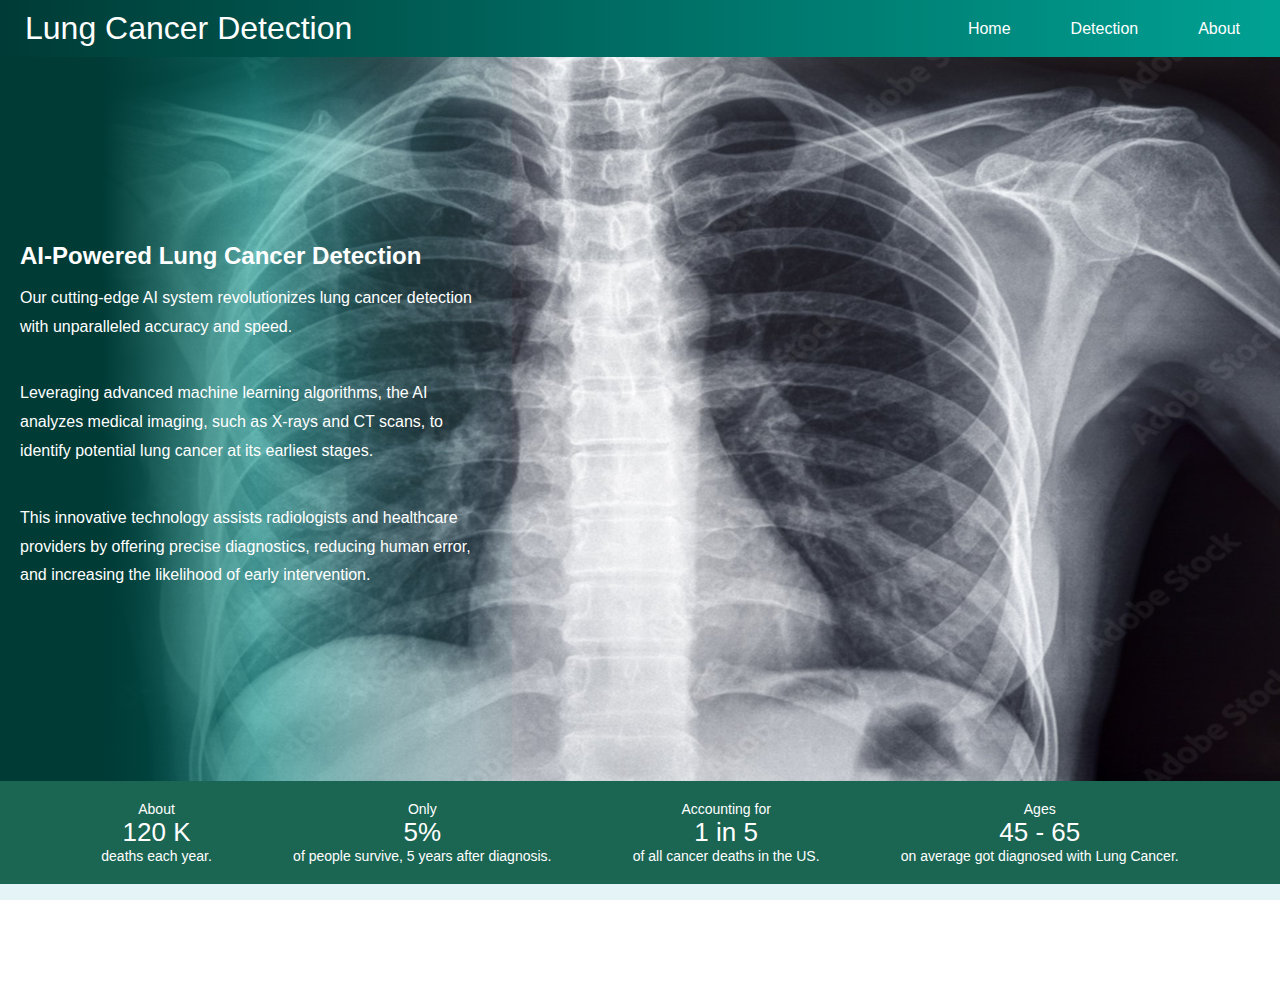
<file: index.html>
<!DOCTYPE html>
<html lang="en">
<head>
    <meta charset="UTF-8">
    <meta name="viewport" content="width=device-width, initial-scale=1.0">
    <link rel="stylesheet" href="HomePage/styles.css">
    <title>Document</title>
</head>
<body>

    <div class = "header-container">
        <div class="header-title">
            <a class="web-name" href="index.html">Lung Cancer Detection</a>
        </div>
        <div class="navbar">
            <ul>
                <li><a href="index.html">Home</a></li>
                <li class="pred"><a href="DetectionPage/index.html">Detection</a></li>
                <li><a href="AboutPage/index.html">About</a></li>
            </ul>
        </div>
    </div>
            
    <div class="contents">
        <div class="left-content">
            <h3>AI-Powered Lung Cancer Detection</h3>
            <p>Our cutting-edge AI system revolutionizes lung cancer detection with unparalleled accuracy and speed.</p>
            <br>
            <p>Leveraging advanced machine learning algorithms, the AI analyzes medical imaging, such as X-rays and CT scans, to identify potential lung cancer at its earliest stages.</p>
            <br>
            <p>This innovative technology assists radiologists and healthcare providers by offering precise diagnostics, reducing human error, and increasing the likelihood of early intervention.</p>
        </div>
    
        <div class="img-container">
            <div class="imgs">
                <img src="Assets/1000_F_197031952_MGjgPGxw58GG6vQvA8xZh2f015WISGPe.jpg">
            </div>
            <div class="imgs">
                <img src="Assets/laboratory-2815641_1920.jpg">
            </div>
            <div class="imgs">
                <img src="Assets/Types Of Lung Surgery.jpeg">
            </div>
        </div>
    </div>
    

    <div class="mid-part">
        <div class="parting">
            About
            <div class="numbers">120 K</div>
            deaths each year.
        </div>
        <div class="parting">
            Only
            <div class="numbers">5%</div>
            of people survive, 5 years after diagnosis.
        </div>
        <div class="parting">
            Accounting for
            <div class="numbers">1 in 5</div>
            of all cancer deaths in the US.
        </div>
        <div class="parting">Ages
            <div class="numbers">45 - 65</div>
            on average got diagnosed with Lung Cancer.
        </div>
    </div>

    <div class="startPredicting">
        <a href="DetectionPage/index.html">&#xab; Start Detection Now &#xbb;</a>
    </div>
    
    <footer class= 'footer'>
        <p>© 2024 Lung Cancer Detection. All Rights Reserved.</p>
    </footer>

    <script src="HomePage/script.js"></script>
</body>
</html>
</file>
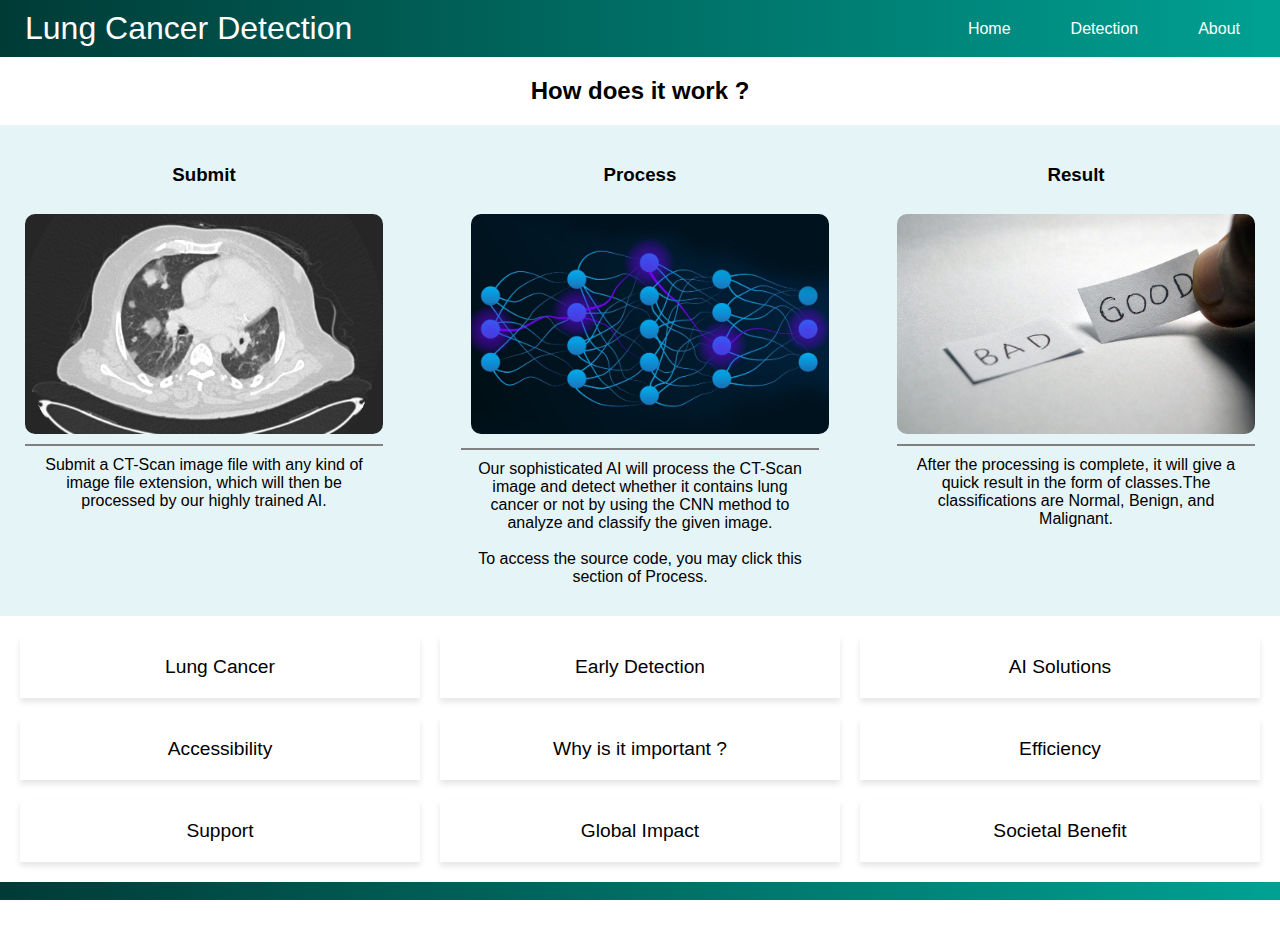
<file: AboutPage/index.html>
<!DOCTYPE html>
<html lang="en">
<head>
    <meta charset="UTF-8">
    <meta name="viewport" content="width=device-width, initial-scale=1.0">
    <link rel="stylesheet" href="styles.css">
    <title>Document</title>
</head>
<body>

    <div class = "header-container">
        <div class="header-title">
            <a class="web-name" href="../index.html">Lung Cancer Detection</a>
        </div>
        <div class="navbar">
            <ul>
                <li><a href="../index.html">Home</a></li>
                <li class="pred"><a href="../DetectionPage/index.html">Detection</a></li>
                <li><a href="AboutPage/index.html">About</a></li>
            </ul>
        </div>
    </div>
    <div class="contents">
        <h2>How does it work ?</h2>
        <div class="instruction">
            
            <div class="ins-1">
                <h3>Submit</h3>
                <img src="../Assets/MalignantCase.jpg">
                <div class="exp">
                    Submit a CT-Scan image file with any kind of image file extension, which will then be processed by our highly trained AI.
                </div>
            </div>
            <div class="ins-2">
                <a href="https://drive.google.com/file/d/1K-LSwrQkR5_WMDgvqmoSbGbcHaQwBn6i/view?usp=sharing">
                    <h3>Process</h3>
                    <img src="../Assets/NN.jpg">
                    <div class="exp">
                        Our sophisticated AI will process the CT-Scan image and detect whether it contains lung cancer or not by using the CNN method to analyze and classify the given image. <br><br>To access the source code, you may click this section of Process.
                    </div>
                </a>
            </div>
            <div class="ins-3">
                <h3>Result</h3>
                <img src="../Assets/bad-good.jpg">
                <div class="exp">
                    After the processing is complete, it will give a quick result in the form of classes.The classifications are Normal, Benign, and Malignant.
                </div>
            </div>
        </div>    
    </div>
    
    <div class="boxes">
        <div class="box-part" data-info="Lung cancer is one of the deadliest cancers globally.">
            Lung Cancer
        </div>
        <div class="box-part" data-info="Early-stage detection increases the likelihood of successful treatment.">
            Early Detection
        </div>
        <div class="box-part" data-info="AI-powered solutions can detect lung cancer earlier.">
            AI Solutions
        </div>
        <div class="box-part" data-info="AI provides scalable and affordable tools for underserved areas.">
            Accessibility
        </div>
        <div class="box-mid" data-info="">
            Why is it important ?
        </div>
        <div class="box-part" data-info="AI models process large data quickly, minimizing human error.">
            Efficiency
        </div>
        <div class="box-part" data-info="Our system supports radiologists, helping them make informed diagnoses.">
            Support
        </div>
        <div class="box-part" data-info="Contributes to global efforts to combat cancer.">
            Global Impact
        </div>
        <div class="box-part" data-info="Directly or indirectly saves lives while reducing healthcare costs.">
            Societal Benefit
        </div>
    </div>
    
    <footer class= 'footer'>
        <p>© 2024 Lung Cancer Detection. All Rights Reserved.</p>
    </footer>
</body>
</html>
</file>
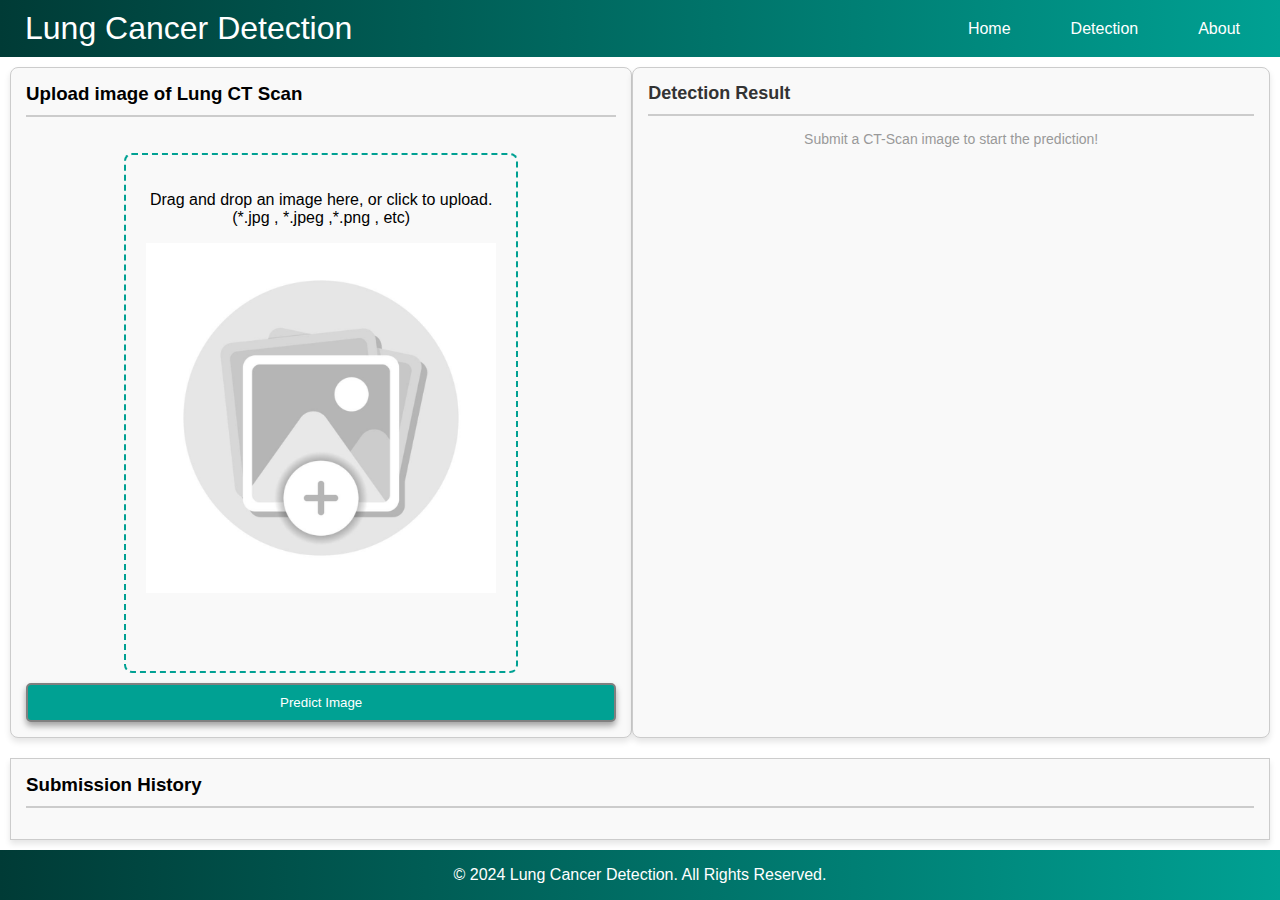
<file: DetectionPage/index.html>
<!DOCTYPE html>
<html lang="en">
<head>
    <meta charset="UTF-8">
    <meta name="viewport" content="width=device-width, initial-scale=1.0">
    <link rel="stylesheet" href="styles.css">
    <title>Document</title>
</head>
<body>

    <div class = "header-container">
        <div class="header-title">
            <a class="web-name" href="../index.html">Lung Cancer Detection</a>
        </div>
        <div class="navbar">
            <ul>
                <li><a href="../index.html">Home</a></li>
                <li class="pred"><a href="DetectionPage/index.html">Detection</a></li>
                <li><a href="../AboutPage/index.html">About</a></li>
            </ul>
        </div>
    </div>
    
    <div class="container">
        <form id="CT-form">
            <h3 >Upload image of Lung CT Scan </h3>
            <br>
            <br>
            <div id="drop-area" class="drop-area">
                <p>Drag and drop an image here, or click to upload. (*.jpg , *.jpeg ,*.png , etc)</p>
                <img id="placeholder-img" src="../Assets/add-image-placeholder.jpg">
                <input id="CT-input" type="file" accept="image/*" hidden>
            </div>
            <div id="validation">
                *Please submit an image before predicting !
            </div>
            <img id ='CT-preview' class ='CT-preview' alt="Image-Preview">
            <div class="btnContainer">
                <button id="change-btn" type="button">Remove Image</button>
                <button id = 'submitBtn' type="submit">Predict Image</button>
            </div>
            
        </form>
        <div class="res">
            <h3>Detection Result</h3>
            <div id="output">
                <p class="default-message">Submit a CT-Scan image to start the prediction!</p>
                <div class="result-container">
                    <!-- Predictions semua disini -->
                    <div id="caption">
                        <!-- caption penjelasan disini -->
                    </div>
                </div>
                
            </div>
        </div>
    </div>
    <div class="history-container">
        <h3>Submission History</h3>
        <ul id="history-list">
            <!-- Submission histories -->
        </ul>
    </div>
    
    <footer class= 'footer'>
        <p>© 2024 Lung Cancer Detection. All Rights Reserved.</p>
    </footer>

    <script src="script.js"></script>
</body>
</html>
</file>
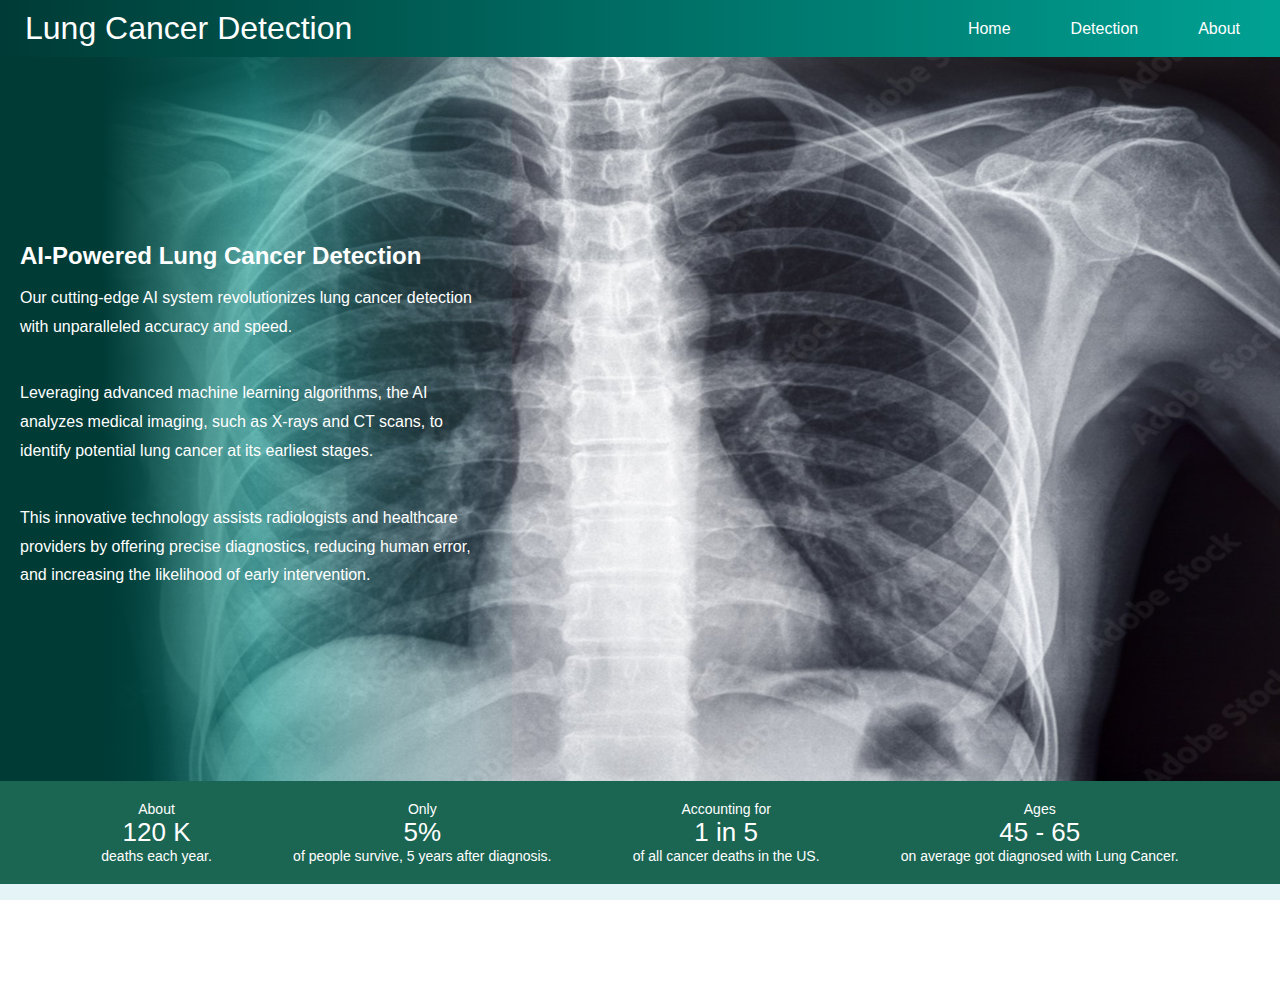
<file: HomePage/index.html>
<!DOCTYPE html>
<html lang="en">
<head>
    <meta charset="UTF-8">
    <meta name="viewport" content="width=device-width, initial-scale=1.0">
    <link rel="stylesheet" href="styles.css">
    <title>Document</title>
</head>
<body>

    <div class = "header-container">
        <div class="header-title">
            <a class="web-name" href="/HomePage/index.html">Lung Cancer Detection</a>
        </div>
        <div class="navbar">
            <ul>
                <li><a href="/HomePage/index.html">Home</a></li>
                <li class="pred"><a href="/DetectionPage/index.html">Detection</a></li>
                <li><a href="/AboutPage/index.html">About</a></li>
            </ul>
        </div>
    </div>
            
    <div class="contents">
        <div class="left-content">
            <h3>AI-Powered Lung Cancer Detection</h3>
            <p>Our cutting-edge AI system revolutionizes lung cancer detection with unparalleled accuracy and speed.</p>
            <br>
            <p>Leveraging advanced machine learning algorithms, the AI analyzes medical imaging, such as X-rays and CT scans, to identify potential lung cancer at its earliest stages.</p>
            <br>
            <p>This innovative technology assists radiologists and healthcare providers by offering precise diagnostics, reducing human error, and increasing the likelihood of early intervention.</p>
        </div>
    
        <div class="img-container">
            <div class="imgs">
                <img src="/Assets/1000_F_197031952_MGjgPGxw58GG6vQvA8xZh2f015WISGPe.jpg">
            </div>
            <div class="imgs">
                <img src="/Assets/laboratory-2815641_1920.jpg">
            </div>
            <div class="imgs">
                <img src="/Assets/Types Of Lung Surgery.jpeg">
            </div>
        </div>
    </div>
    

    <div class="mid-part">
        <div class="parting">
            About
            <div class="numbers">120 K</div>
            deaths each year.
        </div>
        <div class="parting">
            Only
            <div class="numbers">5%</div>
            of people survive, 5 years after diagnosis.
        </div>
        <div class="parting">
            Accounting for
            <div class="numbers">1 in 5</div>
            of all cancer deaths in the US.
        </div>
        <div class="parting">Ages
            <div class="numbers">45 - 65</div>
            on average got diagnosed with Lung Cancer.
        </div>
    </div>

    <div class="startPredicting">
        <a href="/DetectionPage/index.html">&#xab; Start Detection Now &#xbb;</a>
    </div>
    
    <footer class= 'footer'>
        <p>© 2024 Lung Cancer Detection. All Rights Reserved.</p>
    </footer>

    <script src="script.js"></script>
</body>
</html>
</file>
<file: HomePage/styles.css>
html, body {
    margin: 0; 
    padding: 0; 
    height: 100%;
    width: 100%; 
    display: flex;
    flex-direction: column;
    overflow-x: hidden;
    text-align: center;
}

.navbar a {
    text-decoration: none;
    color: white;
    padding: 10px 15px;
    display: inline-block;
    
}

.web-name{
    text-decoration: none;
    color: white;
    display: inline-block;
}


.navbar a:hover {
    background-color: #3aa288;
    color: white;
    transition: all 0.3s ease-in-out;
}

body,p{
    font-family: 'Roboto', sans-serif;
    color: black;
}

h1, h2, h3 {
    font-family: 'Roboto', sans-serif;
    font-weight: bold;
}

.header-container{
    display: flex;
    background: linear-gradient(to right, #003B36, #00A193);
    height: fit-content;
    flex-direction: row;
}

.header-title{
    display: flex;
    color: white;
    font-size: 32px;
    align-items: center;
    margin: 10px 10px 10px 25px;
    width: 100%;
}

.navbar{
    display: flex;
    flex-direction: row;
    justify-content: space-evenly;
    margin: 0px 10px 0px 0px;
}
*{
    box-sizing: border-box;
}

.navbar ul{
    list-style: none;
    display: flex;
    flex-direction: row;
    padding: 0px;
    justify-content: space-evenly;
}

.navbar li{
   align-self: center;
}

.navbar a{
    padding: 0px 20px 0px 20px;
    text-decoration: none;
    color: white;
}

/* General Styles */
body, html {
    margin: 0;
    padding: 0;
    box-sizing: border-box;
    font-family: 'Roboto', sans-serif;
}

.contents {
    position: relative;
    width: 100%;
    height: 100%;
    display: flex;
    flex-direction: column;
}

/* Image Carousel */
.img-container {
    position: relative;
    width: 100%;
    height: 100%;
    display: flex;
}

.imgs {
    width: 100%;
    height: 100%;
}

.imgs img {
    width: 100%;
    height: 100%;
}


/* Left Content Section */
.left-content {
    position: absolute;
    top: 0;
    left: 0;
    width: 40%; /* The text takes up 50% of the width */
    height: 100%;
    padding: 20px;
    display: flex;
    flex-direction: column;
    justify-content: center;
    background: linear-gradient(to right, 
    rgba(0, 59, 54, 1) 20%, 
    rgba(0, 161, 147, 0.5) 50%, 
    rgba(0, 161, 147, 0.2) 75%, 
    rgba(0, 161, 147, 0.05) 100%);    
    color: white;
    z-index: 1; /* Ensure it's above the images */
    backdrop-filter: blur(30px) 20%; 
    text-align: left;
}

.numbers{
    font-size: 26px;
}
.parting{
    font-size: 14px;
}

.navbar ul {
    list-style: none;
    display: flex;
    padding: 0;
}

.navbar li {
    margin: 0 10px;
}

.navbar li a {
    text-decoration: none;
    color: white;
    font-size: 16px;
    position: relative; 
}

.navbar li a::after {
    content: "";
    position: absolute;
    left: 0;
    bottom: -2px; 
    width: 0;
    height: 2px; 
    background-color: white; 
    transition: 0.3s ease 0.2s; 
}

.navbar li a:hover::after {
    width: 100%;
}

.startPredicting{
    background-color: #e5f4f6;
    display: flex;
    justify-content: center;
    padding:0px 10px;
    width: 100%;
}

.startPredicting a{
    padding: 20px;
    text-decoration: none;
}


.left-content h3 {
    margin: 0;
    font-size: 24px;
    line-height: 1.5;
}

.left-content p {
    margin: 10px 0;
    font-size: 16px;
    line-height: 1.8;
    color: white;
}



.info-part{
    display: flex;
    width: fit-content;
    height: 100%;
    flex-direction: row;
    align-items: center;
}

.text{
    display: flex;
    background-color: #00A193;
    color: white;
    margin: 20px;
    border-radius: 20px;
    height: fit-content;
    padding: 20px;
}

.footer{
    display: flex;
    background: linear-gradient(to right, #003B36, #00A193);
    height: fit-content;
    flex-direction: row;
    justify-content: center;
}

.footer p{
    color: white;
}

.instruction{
    display: flex;
    flex-direction: row;
    justify-content: space-between; /* Distributes the child elements with space between them */
    align-items: flex-start; /* Aligns child items vertically at the top */
    width: 100%; /* Ensure the parent takes up the full width */
    box-sizing: border-box; /* Includes padding and border in width calculation */
    padding: 10px;
    background-color: #e5f4f6;
}

.ins-1, .ins-2, .ins-3 {
    display: flex;
    flex-direction: column;
    align-items: center;
    border-radius: 10px;
    width: 30%;
    height: 100%;
    box-sizing: border-box;
    margin: 0 5px;
    padding: 10px;
    justify-content: space-between;
    text-align: center;
}

.instruction h3{
    width: 100%;
}

.instruction img{
    width: 100%;
    margin: 10px;
    object-fit: cover;
    height: 220px;
    border-radius: 10px;
}

.exp{
    padding: 10px;
    border-top: 2px solid gray;
    border-width: 2px;
    box-sizing: border-box;
    display: flex;
    height: 100%;
}

.mid-part{
    display: flex;
    flex-direction: row;
    justify-content: space-evenly;
    text-align: center;
    background-color: #1b6553;
    padding: 20px;
    color: white;
}
</file>
<file: AboutPage/styles.css>
html, body {
    margin: 0; 
    padding: 0; 
    height: 100%;
    width: 100%; 
    display: flex;
    flex-direction: column;
    overflow-x: hidden;
    text-align: center;
}

.navbar a {
    text-decoration: none;
    color: white;
    padding: 10px 15px;
    display: inline-block;
    
}

.navbar ul {
    list-style: none;
    display: flex;
    padding: 0;
}

.navbar li {
    margin: 0 10px;
}

.navbar li a {
    text-decoration: none;
    color: white;
    font-size: 16px;
    position: relative; 
}

.navbar li a::after {
    content: "";
    position: absolute;
    left: 0;
    bottom: -2px; 
    width: 0;
    height: 2px; 
    background-color: white; 
    transition: 0.3s ease 0.2s; 
}

.navbar li a:hover::after {
    width: 100%;
}

.web-name{
    text-decoration: none;
    color: white;
    display: inline-block;
}


.navbar a:hover {
    background-color: #3aa288;
    color: white;
    transition: all 0.3s ease-in-out;
}

body,p{
    font-family: 'Roboto', sans-serif;
    color: black;
}

h1, h2, h3 {
    font-family: 'Roboto', sans-serif;
    font-weight: bold;
}


.header-container{
    display: flex;
    background: linear-gradient(to right, #003B36, #00A193);
    height: fit-content;
    flex-direction: row;
}

.header-title{
    display: flex;
    color: white;
    font-size: 32px;
    align-items: center;
    margin: 10px 10px 10px 25px;
    width: 100%;
}

.navbar{
    display: flex;
    flex-direction: row;
    justify-content: space-evenly;
    margin: 0px 10px 0px 0px;
}
*{
    box-sizing: border-box;
}

.navbar ul{
    list-style: none;
    display: flex;
    flex-direction: row;
    padding: 0px;
    justify-content: space-evenly;
}

.navbar li{
   align-self: center;
}

.navbar a{
    padding: 0px 20px 0px 20px;
    text-decoration: none;
    color: white;
}

/* General Styles */
body, html {
    margin: 0;
    padding: 0;
    box-sizing: border-box;
    font-family: 'Roboto', sans-serif;
}


.footer{
    display: flex;
    background: linear-gradient(to right, #003B36, #00A193);
    height: fit-content;
    flex-direction: row;
    justify-content: center;
}

.footer p{
    color: white;
}

/* Grid layout */
.boxes {
    display: grid;
    grid-template-columns: repeat(3, 1fr); 
    gap: 20px; 
    padding: 20px;

}

/* Box styles */
.box-part,.box-mid{
    position: relative; /* Allows positioning of pseudo-elements */
    color: black;
    padding: 20px;
    box-shadow: 0 4px 6px rgba(0, 0, 0, 0.1);
    text-align: center;
    font-size: 1.2rem;
    overflow: hidden;
    transition: transform 0.2s ease, color 0.2s ease;
}

.box-part:hover {
    transform: scale(1.05);
    color: transparent; /* Hides the default text */
}

/* Hover content */
.box-part::before {
    content: attr(data-info); /* Pulls the hover-specific text */
    position: absolute;
    top: 50%;
    left: 50%;
    transform: translate(-50%, -50%);
    width: 100%;
    height: 100%;
    text-align: center;
    color: black;
    font-size: 1rem;
    opacity: 0;
    transition: opacity 0.2s ease;
    align-content: center;
}

/* Show hover content */
.box-part:hover::before {
    opacity: 1;
}




.contents{
    display: flex;
    flex-direction: column;
    height: 100%;
}

.instruction{
    display: flex;
    flex-direction: row;
    justify-content: space-between; /* Distributes the child elements with space between them */
    align-items: flex-start; /* Aligns child items vertically at the top */
    width: 100%; /* Ensure the parent takes up the full width */
    box-sizing: border-box; /* Includes padding and border in width calculation */
    padding: 10px;
    background-color: #e5f4f6;
    height: 100%;
}

.ins-1, .ins-2, .ins-3 {
    display: flex;
    flex-direction: column;
    align-items: center;
    border-radius: 10px;
    width: 30%;
    height: 100%;
    box-sizing: border-box;
    margin: 0 5px;
    padding: 10px;
    justify-content: space-between;
    text-align: center;
}

.instruction h3{
    width: 100%;
}

.instruction img{
    width: 100%;
    margin: 10px;
    object-fit: cover;
    height: 220px;
    border-radius: 10px;
}

.exp{
    padding: 10px;
    border-top: 2px solid gray;
    border-width: 2px;
    box-sizing: border-box;
    display: flex;
    height: 100%;
}

.ins-2 .exp{
    height: fit-content;
}

.ins-2 a{
    text-decoration: none;
    color: black;
}

.ins-2 img{
    justify-items: center;
}
</file>
<file: DetectionPage/styles.css>
html, body {
    margin: 0; 
    padding: 0; 
    height: 100%;
    width: 100%; 
    display: flex;
    flex-direction: column;
    overflow-x: hidden;
}

.web-name{
    text-decoration: none;
    color: white;
    display: inline-block;
}

.navbar a {
    text-decoration: none;
    color: white;
    padding: 10px 15px;
    display: inline-block;
    
}

.navbar a:hover {
    background-color: #007b6f;
    color: white;
    transition: all 0.3s ease-in-out;
}

/* Style for the active link */
.navbar a.pred {
    background-color: #005f4f;  /* Darker background for active link */
    color: white;  /* Ensure text color is white */
    font-weight: bold;  /* Make the active link text bold */
}



body {
    font-family: 'Roboto', sans-serif;
    color: black;
}

h1, h2, h3 {
    font-family: 'Roboto', sans-serif;
    font-weight: bold;
}

p {
    font-family: 'Roboto', sans-serif;
}

.header-container{
    display: flex;
    background: linear-gradient(to right, #003B36, #00A193);
    height: fit-content;
    flex-direction: row;
}

.header-title{
    display: flex;
    color: white;
    font-size: 32px;
    align-items: center;
    margin: 10px 10px 10px 25px;
    width: 100%;
}

.navbar{
    display: flex;
    flex-direction: row;
    justify-content: space-evenly;
    margin: 0px 10px 0px 0px;
}

.navbar ul{
    list-style: none;
    display: flex;
    flex-direction: row;
    padding: 0px;
    justify-content: space-evenly;
}

.navbar li{
   align-self: center;
}

.navbar a{
    padding: 0px 20px 0px 20px;
    text-decoration: none;
    color: white;
}

#placeholder-img {
    width: 100%;         /* Makes the image width 100% of the drop-area */
    height: auto;        /* Maintains the aspect ratio of the image */
    max-height: 100%;    /* Ensures the image height does not exceed the drop-area height */
    object-fit: contain; /* Ensures the image is scaled correctly without distorting */
}

/* Drag-and-drop area */
.drop-area {
    width: 100%;
    height: 100%;
    max-width: 350px;
    padding: 20px;
    border: 2px dashed #00A193;
    border-radius: 8px;
    text-align: center;
    align-self: center;
    cursor: pointer;
    transition: background-color 0.3s;
}

.drop-area:hover {
    background-color: #f0f0f0;
}

.CT-preview {
    display: none;
    width: 100%;
    max-width: 400px;
    margin: 20px auto;
    border: 1px solid #ccc;
    border-radius: 8px;
}

.predictPart{
    display: flex;
    flex-direction: column;
}
#CT-form{
    display: flex;
    flex-direction: column;
    width: 100%;
    height: 100%;
    box-shadow: 0 4px 6px rgba(0, 0, 0, 0.1);
}



.container {
    display: flex;
    width: 100%;
    height: 100%;
    flex: 1;
    flex-direction: row;
    padding: 10px;
    box-sizing: border-box; /* Make sure padding doesn't cause overflow */
}

form {
    display: flex;
    flex-direction: column;
    flex-grow: 1; /* Allows the form to expand within the container */
    background-color: #f9f9f9; /* Add some contrast to the form area */
    padding: 15px;
    border: 1px solid #ccc;
    border-radius: 8px;
    box-sizing: border-box; /* Prevents padding from increasing the container's width */
}


#CT-form button{
    width: 100%;
    border: 2px solid gray;
    background-color: #00A193;
    border-radius: 5px;
    color: white;
}

#CT-form button:hover{
    background-color: #007b6f;
}

.btnContainer{
    display: flex;
    flex-direction: row;
}

#change-btn {
    margin-top: 10px;
    padding: 10px 20px;
    background-color: #00A193;
    color: white;
    border: none;
    cursor: pointer;
    border-radius: 5px;
    display: none; 
}

#change-btn:hover {
    background-color: #007b6f;
}

.res {
    width: 100%;
    padding: 15px;
    background-color: #f9f9f9;
    border: 1px solid #ccc;
    border-radius: 8px;
    box-shadow: 0 4px 6px rgba(0, 0, 0, 0.1);
}

.res h3 {
    margin-bottom: 15px;
    font-size: 18px;
    color: #333;
}

.result-container {
    display: none; /* Hidden until there's a prediction result */
    padding: 15px;
    border-radius: 8px;
    background-color: #eaf7ea; /* Light green for positive UX */
    border: 1px solid #8bc34a; /* Green border for success */
    color: #4caf50; /* Darker green for result text */
    font-weight: bold;
    text-align: center;
    transition: 0.5s ease-in-out;
    max-width: 100%; /* Ensure the container doesn't exceed the width of its parent */
    box-sizing: border-box; /* Prevents padding from increasing the container's width */
}


.default-message {
    color: #999;
    font-size: 14px;
    text-align: center;
    
}

.result-container.error {
    background-color: #fbeaea; /* Light red for errors */
    border: 1px solid #f44336; /* Red border for error */
    color: #e53935; /* Darker red for error text */
}


.result-container.Malignant {
    background-color: #f8d7da; /* Light red for malignant */
    border: 1px solid #f44336; /* Red border for malignant */
    color: #f44336; /* Red text color */
}

.result-container.Benign {
    background-color: #fff9c4; /* Lighter yellow background for better contrast */
    border: 1px solid #ff9800; /* Darker yellow/orange border */
    color: #ff9800; /* Darker yellow/orange text color */
}


.result-container.Normal{
    background-color: #eaf7ea; /* Light green for success */
    border: 1px solid #4caf50;
    color: #4caf50;
}

#caption{
    display: flex;
    padding: 10px;
}


.footer{
    display: flex;
    background: linear-gradient(to right, #003B36, #00A193);
    height: fit-content;
    flex-direction: row;
    justify-content: center;
}

.footer p{
    color: white;
}

#validation{
    color: red;
    font-weight: bold;
    align-self: center;
}

button{
    box-shadow: 0 4px 6px rgba(0, 0, 0, 0.35);
}

.history-container {
    margin: 10px;
    border: 1px solid #ccc;
    padding: 15px;
    background-color: #f9f9f9;
    box-shadow: 0 4px 6px rgba(0, 0, 0, 0.1);
}

h3{
    padding-bottom: 10px;
    border-bottom: 2px solid #ccc;
    margin :0;
}

#history-list {
    list-style-type: none;
    padding: 0;
}

#history-list li {
    margin-bottom: 10px;

}

#history-list li.Malignant {
    background-color: #f8d7da; /* Light red for malignant */
    border: 1px solid #f44336; /* Red border for malignant */
    color: #f44336; /* Red text color */
}

#history-list li.Benign {
    background-color: #fff9c4; /* Lighter yellow background for better contrast */
    border: 1px solid #ff9800; /* Darker yellow/orange border */
    color: #ff9800; /* Darker yellow/orange text color */
}


#history-list li.Normal{
    background-color: #eaf7ea; /* Light green for success */
    border: 1px solid #4caf50;
    color: #4caf50;
}

.navbar ul {
    list-style: none;
    display: flex;
    padding: 0;
}

.navbar li {
    margin: 0 10px;
}

.navbar li a {
    text-decoration: none;
    color: white;
    font-size: 16px;
    position: relative; 
}

.navbar li a::after {
    content: "";
    position: absolute;
    left: 0;
    bottom: -2px; 
    width: 0;
    height: 2px; 
    background-color: white; 
    transition: 0.3s ease 0.2s; 
}

.navbar li a:hover::after {
    width: 100%;
}



#submitBtn{
    margin-top: 10px;
    padding: 10px 20px;
    background-color: #00A193;
    color: white;
    border: none;
    cursor: pointer;
    border-radius: 5px;

}
</file>
